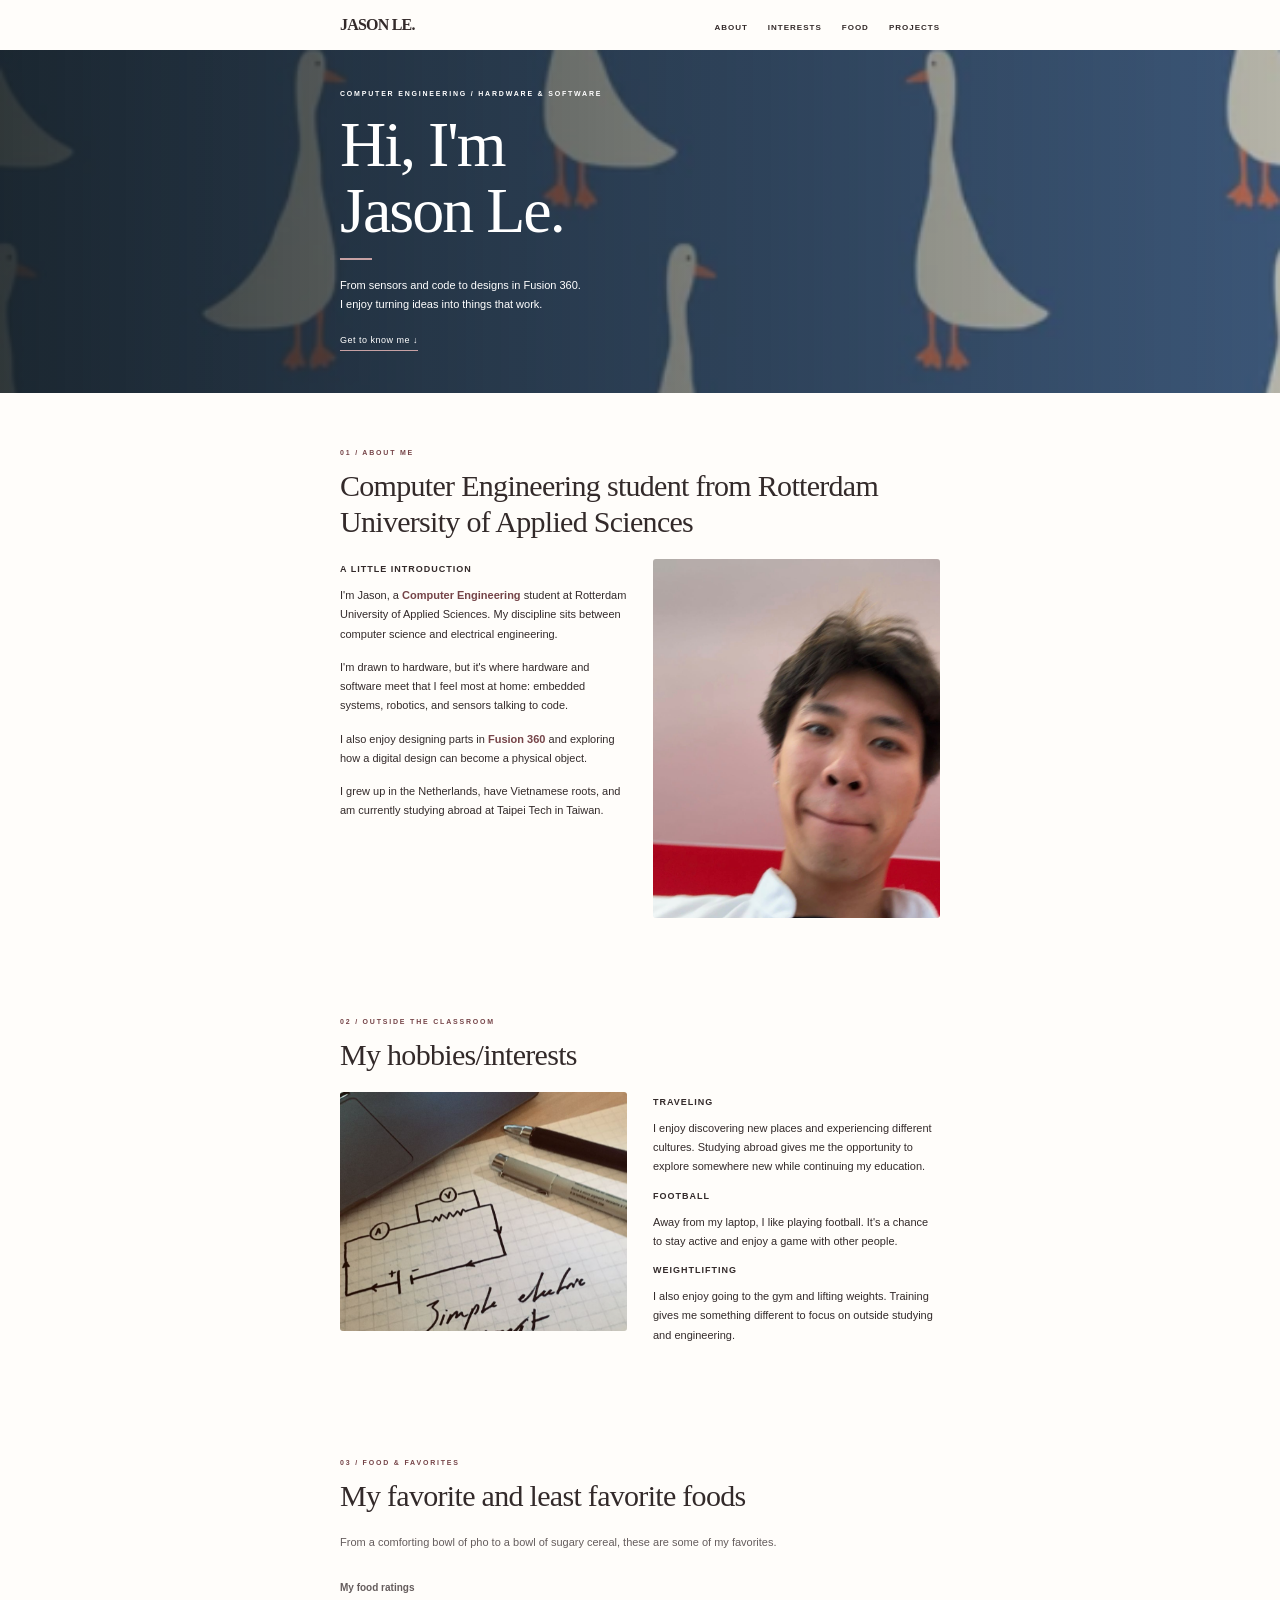
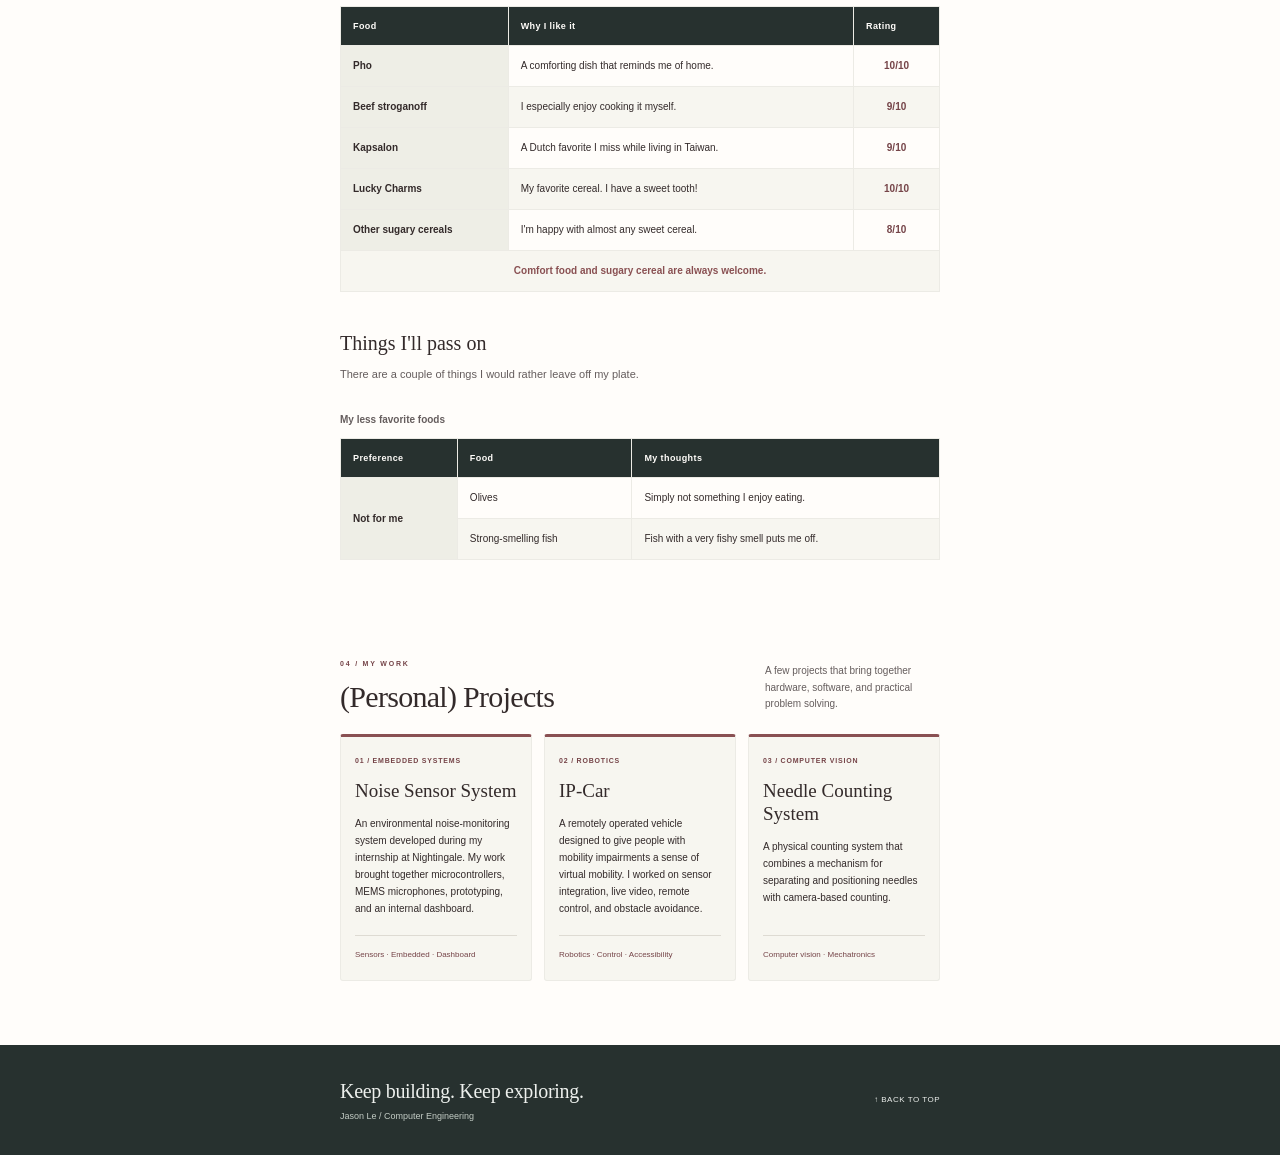
<file: index.html>
<!DOCTYPE html>
<html lang="en">
<head>
    <meta charset="UTF-8">
    <meta name="viewport" content="width=device-width, initial-scale=1.0">
    <meta name="description" content="Personal portfolio of Jason Le, Computer Engineering student interested in embedded systems, robotics and design.">
    <title>Jason Le - Personal Portfolio</title>
    <link rel="stylesheet" href="style.css">
</head>

<body id="top">
    <header class="topbar">
        <div class="page">
            <a class="brand" href="#top">JASON LE.</a>

            <nav aria-label="Main navigation">
                <ul class="nav">
                    <li><a href="#about">About</a></li>
                    <li><a href="#interests">Interests</a></li>
                    <li><a href="#food">Food</a></li>
                    <li><a href="#projects">Projects</a></li>
                </ul>
            </nav>
        </div>
    </header>

    <main>
        <section class="hero" aria-labelledby="hero-title">
            <div class="page hero-content">
                <p class="eyebrow">Computer Engineering / Hardware &amp; Software</p>
                <h1 id="hero-title">Hi, I'm<br>Jason Le.</h1>
                <div class="accent-line"></div>

                <p class="hero-description">
                    From sensors and code to designs in Fusion 360.<br>
                    I enjoy turning ideas into things that work.
                </p>

                <a class="hero-link" href="#about">Get to know me ↓</a>
            </div>
        </section>

        <div class="page">
            <!-- About me -->
            <section class="content-section" id="about">
                <p class="eyebrow">01 / About me</p>
                <h2>Computer Engineering student from Rotterdam University of Applied Sciences</h2>

                <div class="two-columns">
                    <div class="copy">
                        <h3>A little introduction</h3>

                        <p>
                            I'm Jason, a <strong>Computer Engineering</strong>
                            student at Rotterdam University of Applied Sciences.
                            My discipline sits between computer science and
                            electrical engineering.
                        </p>

                        <p>
                            I'm drawn to hardware, but it's where hardware and
                            software meet that I feel most at home:
                            embedded systems, robotics, and sensors talking to code.
                        </p>

                        <p>
                            I also enjoy designing parts in <strong>Fusion 360</strong>
                            and exploring how a digital design can become
                            a physical object.
                        </p>

                        <p>
                            I grew up in the Netherlands, have Vietnamese roots,
                            and am currently studying abroad at Taipei Tech in Taiwan.
                        </p>
                    </div>

                    <figure class="photo portrait-photo" tabindex="0">
                        <img
                            src="pictures/picture3.png"
                            alt="Portrait of Jason Le"
                        >
                        <figcaption class="overlay">
                            <h3>Jason Le</h3>
                            <p>Curious mind. Hands-on approach.</p>
                        </figcaption>
                    </figure>
                </div>
            </section>

            <!-- Interests -->
            <section class="content-section spaced-section" id="interests">
                <p class="eyebrow">02 / Outside the classroom</p>
                <h2>My hobbies/interests</h2>

                <div class="two-columns">
                    <figure class="photo wide-photo" tabindex="0">
                        <img
                            src="pictures/interests.png"
                            alt="An image representing Jason's interests"
                            loading="lazy"
                        >
                        <figcaption class="overlay">
                            <h3>Beyond the code</h3>
                            <p>Travel / Football / Weightlifting</p>
                        </figcaption>
                    </figure>

                    <div class="copy">
                        <h3>Traveling</h3>
                        <p>
                            I enjoy discovering new places and experiencing
                            different cultures. Studying abroad gives me the
                            opportunity to explore somewhere new while
                            continuing my education.
                        </p>

                        <h3>Football</h3>
                        <p>
                            Away from my laptop, I like playing football.
                            It's a chance to stay active and enjoy a game
                            with other people.
                        </p>

                        <h3>Weightlifting</h3>
                        <p>
                            I also enjoy going to the gym and lifting weights.
                            Training gives me something different to focus on
                            outside studying and engineering.
                        </p>
                    </div>
                </div>
            </section>

            <!-- Food tables -->
            <section class="content-section spaced-section" id="food">
                <p class="eyebrow">03 / Food &amp; favorites</p>
                <h2>My favorite and least favorite foods</h2>

                <p class="section-intro">
                    From a comforting bowl of pho to a bowl of sugary cereal,
                    these are some of my favorites.
                </p>

                <div class="table-wrapper">
                    <table class="personal-table food-table">
                        <caption>My food ratings</caption>

                        <thead>
                            <tr>
                                <th scope="col">Food</th>
                                <th scope="col">Why I like it</th>
                                <th scope="col">Rating</th>
                            </tr>
                        </thead>

                        <tbody>
                            <!-- Suggested scores: change these to your own ratings -->
                            <tr>
                                <th scope="row">Pho</th>
                                <td>A comforting dish that reminds me of home.</td>
                                <td class="rating">10/10</td>
                            </tr>

                            <tr>
                                <th scope="row">Beef stroganoff</th>
                                <td>I especially enjoy cooking it myself.</td>
                                <td class="rating">9/10</td>
                            </tr>

                            <tr>
                                <th scope="row">Kapsalon</th>
                                <td>A Dutch favorite I miss while living in Taiwan.</td>
                                <td class="rating">9/10</td>
                            </tr>

                            <tr>
                                <th scope="row">Lucky Charms</th>
                                <td>My favorite cereal. I have a sweet tooth!</td>
                                <td class="rating">10/10</td>
                            </tr>

                            <tr>
                                <th scope="row">Other sugary cereals</th>
                                <td>I'm happy with almost any sweet cereal.</td>
                                <td class="rating">8/10</td>
                            </tr>

                            <tr>
                                <td colspan="3" class="favorite-note">
                                    Comfort food and sugary cereal are always welcome.
                                </td>
                            </tr>
                        </tbody>
                    </table>
                </div>

                <h3 class="subheading">Things I'll pass on</h3>

                <p class="section-intro">
                    There are a couple of things I would rather leave off my plate.
                </p>

                <div class="table-wrapper">
                    <table class="personal-table">
                        <caption>My less favorite foods</caption>

                        <thead>
                            <tr>
                                <th scope="col">Preference</th>
                                <th scope="col">Food</th>
                                <th scope="col">My thoughts</th>
                            </tr>
                        </thead>

                        <tbody>
                            <tr>
                                <th scope="rowgroup" rowspan="2">Not for me</th>
                                <td>Olives</td>
                                <td>Simply not something I enjoy eating.</td>
                            </tr>

                            <tr>
                                <td>Strong-smelling fish</td>
                                <td>Fish with a very fishy smell puts me off.</td>
                            </tr>
                        </tbody>
                    </table>
                </div>
            </section>

            <!-- Projects -->
            <section class="content-section projects-section" id="projects">
                <div class="projects-heading">
                    <div>
                        <p class="eyebrow">04 / My work</p>
                        <h2>(Personal) Projects</h2>
                    </div>

                    <p class="projects-intro">
                        A few projects that bring together hardware,
                        software, and practical problem solving.
                    </p>
                </div>

                <div class="project-grid">
                    <article class="project-card">
                        <p class="project-number">01 / Embedded systems</p>
                        <h3>Noise Sensor System</h3>
                        <p>
                            An environmental noise-monitoring system developed
                            during my internship at Nightingale. My work brought
                            together microcontrollers, MEMS microphones,
                            prototyping, and an internal dashboard.
                        </p>
                        <p class="project-tags">Sensors · Embedded · Dashboard</p>
                    </article>

                    <article class="project-card">
                        <p class="project-number">02 / Robotics</p>
                        <h3>IP-Car</h3>
                        <p>
                            A remotely operated vehicle designed to give people
                            with mobility impairments a sense of virtual mobility.
                            I worked on sensor integration, live video, remote
                            control, and obstacle avoidance.
                        </p>
                        <p class="project-tags">Robotics · Control · Accessibility</p>
                    </article>

                    <article class="project-card">
                        <p class="project-number">03 / Computer vision</p>
                        <h3>Needle Counting System</h3>
                        <p>
                            A physical counting system that combines a mechanism
                            for separating and positioning needles with
                            camera-based counting.
                        </p>
                        <p class="project-tags">Computer vision · Mechatronics</p>
                    </article>
                </div>
            </section>
        </div>
    </main>

    <footer>
        <div class="page footer-content">
            <div>
                <h2>Keep building. Keep exploring.</h2>
                <p>Jason Le / Computer Engineering</p>
            </div>

            <a href="#top">↑ Back to top</a>
        </div>
    </footer>
</body>
</html>
</file>
<file: style.css>
* {
    box-sizing: border-box;
}

html {
    scroll-behavior: smooth;
}

body {
    margin: 0;
    background: #fffdfa;
    color: #332a2a;
    font-family: Arial, Helvetica, sans-serif;
}

.page {
    width: min(600px, calc(100% - 40px));
    margin: 0 auto;
}

a {
    color: inherit;
    text-decoration: none;
}

h1,
h2,
.brand,
.overlay h3,
.subheading,
.project-card h3 {
    font-family: Georgia, "Times New Roman", serif;
}

.topbar {
    background: #fffdfa;
}

.topbar .page {
    display: flex;
    align-items: center;
    justify-content: space-between;
    gap: 20px;
    min-height: 50px;
}

.brand {
    font-size: 16px;
    font-weight: bold;
    letter-spacing: -0.8px;
    white-space: nowrap;
}

.nav {
    display: flex;
    gap: 20px;
    list-style: none;
    padding: 0;
    margin: 0;
}

.nav a {
    font-size: 8px;
    font-weight: bold;
    text-transform: uppercase;
    letter-spacing: 1px;
}

.nav a:hover {
    color: #895052;
}

a:focus-visible {
    outline: 2px solid #895052;
    outline-offset: 5px;
}

.hero {
    min-height: 330px;
    background:
        linear-gradient(
            90deg,
            rgba(20, 29, 34, 0.88),
            rgba(20, 29, 34, 0.3)
        ),
        url("pictures/banner.png") center / cover no-repeat;
    background-color: #27312f;
    color: white;
}

.hero-content {
    padding-top: 40px;
    padding-bottom: 42px;
}

.eyebrow {
    margin: 0 0 12px;
    font-size: 7px;
    text-transform: uppercase;
    font-weight: bold;
    letter-spacing: 1.8px;
    color: #754448;
}

.hero .eyebrow {
    color: white;
}

h1 {
    margin: 15px 0 12px;
    font-size: 64px;
    font-weight: normal;
    line-height: 1.03;
    letter-spacing: -2px;
}

.accent-line {
    width: 32px;
    height: 2px;
    background: #c7a1a4;
    margin: 14px 0 16px;
}

.hero-description {
    margin: 0;
    font-size: 11px;
    line-height: 1.7;
}

.hero-link {
    display: inline-block;
    margin-top: 22px;
    padding-bottom: 5px;
    border-bottom: 1px solid #c7a1a4;
    font-size: 9px;
    letter-spacing: 0.5px;
}

.hero-link:hover {
    color: #e5c5c7;
}

.content-section {
    padding-top: 56px;
    scroll-margin-top: 24px;
}

.spaced-section {
    padding-top: 100px;
}

h2 {
    margin: 0 0 19px;
    font-size: 30px;
    font-weight: normal;
    line-height: 1.2;
    letter-spacing: -0.7px;
}

.two-columns {
    display: grid;
    grid-template-columns: 1fr 1fr;
    gap: 26px;
    align-items: start;
}

.copy h3 {
    margin: 5px 0 12px;
    font-size: 9px;
    font-weight: bold;
    letter-spacing: 1px;
    text-transform: uppercase;
}

.copy p {
    margin: 0 0 14px;
    font-size: 11px;
    line-height: 1.75;
}

.copy strong {
    color: #754448;
}

.photo {
    position: relative;
    margin: 0;
    overflow: hidden;
    border-radius: 3px;
    background: #332a2a;
}

.photo img {
    display: block;
    width: 100%;
    height: 100%;
    object-fit: cover;
    transition: filter 0.6s ease, transform 0.6s ease;
}

.portrait-photo {
    aspect-ratio: 4 / 5;
}

.wide-photo {
    aspect-ratio: 1.2;
}

.overlay {
    position: absolute;
    inset: 0;
    display: flex;
    flex-direction: column;
    align-items: center;
    justify-content: flex-end;
    padding: 30px 12px;
    text-align: center;
    color: #fffdfa;
    background: rgba(72, 40, 38, 0.86);
    opacity: 0;
    transition: opacity 0.6s ease;
}

.overlay h3 {
    margin: 0 0 8px;
    font-size: 23px;
    font-weight: normal;
}

.overlay p {
    margin: 0;
    font-size: 8px;
    line-height: 1.6;
    letter-spacing: 1.2px;
    text-transform: uppercase;
}

.photo:hover img,
.photo:focus img {
    filter: blur(3px);
    transform: scale(1.04);
}

.photo:hover .overlay,
.photo:focus .overlay {
    opacity: 1;
}

.photo:focus-visible {
    outline: 3px solid #895052;
    outline-offset: 4px;
}

.section-intro {
    margin: 0 0 28px;
    font-size: 11px;
    line-height: 1.7;
    color: #655d5d;
}

.table-wrapper {
    overflow-x: auto;
}

.personal-table {
    width: 100%;
    border-collapse: collapse;
    text-align: left;
    font-size: 10px;
    line-height: 1.6;
}

.personal-table caption {
    text-align: left;
    font-size: 10px;
    font-weight: bold;
    margin-bottom: 10px;
    color: #655d5d;
}

.personal-table th,
.personal-table td {
    border: 1px solid #ecebe5;
    padding: 12px;
}

.personal-table thead th {
    background: #27312f;
    color: #fffdfa;
    font-size: 9px;
    font-weight: bold;
    letter-spacing: 0.4px;
}

.personal-table tbody th {
    background: #eeeee6;
    font-weight: bold;
}

.personal-table tbody tr:nth-child(even) td {
    background: #f7f6f0;
}

.food-table thead th:first-child {
    width: 28%;
}

.rating {
    text-align: center;
    font-weight: bold;
    color: #754448;
    white-space: nowrap;
}

.personal-table td.favorite-note {
    background: #f5e7dc;
    color: #895052;
    text-align: center;
    font-weight: bold;
}

.subheading {
    margin: 40px 0 10px;
    font-size: 20px;
    font-weight: normal;
}

.projects-section {
    padding-top: 100px;
    padding-bottom: 64px;
}

.projects-heading {
    display: flex;
    align-items: center;
    justify-content: space-between;
    gap: 24px;
}

.projects-intro {
    width: 175px;
    flex-shrink: 0;
    font-size: 10px;
    line-height: 1.65;
    margin: 0 0 18px;
    color: #655d5d;
}

.project-grid {
    display: grid;
    grid-template-columns: repeat(3, 1fr);
    gap: 12px;
}

.project-card {
    display: flex;
    flex-direction: column;
    padding: 18px 14px;
    background: #f7f6f0;
    border: 1px solid #ecebe5;
    border-top: 3px solid #895052;
    border-radius: 3px;
    transition: transform 0.3s ease, box-shadow 0.3s ease;
}

.project-card:hover {
    transform: translateY(-5px);
    box-shadow: 0 8px 20px rgba(51, 42, 42, 0.08);
}

.project-number {
    margin: 0 0 14px;
    font-size: 7px;
    line-height: 1.6;
    text-transform: uppercase;
    letter-spacing: 0.8px;
    color: #754448;
    font-weight: bold;
}

.project-card h3 {
    margin: 0 0 12px;
    font-size: 19px;
    font-weight: normal;
    line-height: 1.2;
}

.project-card > p:not(.project-number):not(.project-tags) {
    margin: 0 0 18px;
    font-size: 10px;
    line-height: 1.7;
}

.project-card .project-tags {
    margin: auto 0 0;
    padding-top: 12px;
    border-top: 1px solid #dedbd3;
    font-size: 8px;
    line-height: 1.7;
    color: #754448;
}

.skill-list {
    display: flex;
    flex-wrap: wrap;
    gap: 8px;
    list-style: none;
    margin: 16px 0 28px;
    padding: 0;
}

.skill-list li {
    padding: 7px 11px;
    background: #eeeee6;
    border: 1px solid #e2e0d7;
    border-radius: 3px;
    font-size: 10px;
}

.portfolio-link {
    display: inline-block;
    padding: 12px 18px;
    border: 1px solid #27312f;
    background: #27312f;
    color: #fffdfa;
    font-size: 10px;
    transition: background 0.3s ease, border-color 0.3s ease;
}

.portfolio-link:hover {
    background: #895052;
    border-color: #895052;
}

footer {
    background: #27312f;
    color: #edf0ed;
}

.footer-content {
    display: flex;
    align-items: center;
    justify-content: space-between;
    gap: 20px;
    min-height: 110px;
    padding-top: 20px;
    padding-bottom: 20px;
}

footer h2 {
    font-size: 20px;
    margin: 0 0 8px;
    letter-spacing: -0.3px;
}

footer p {
    font-size: 9px;
    margin: 0;
    color: #c3ccc5;
}

footer a {
    text-transform: uppercase;
    font-size: 8px;
    letter-spacing: 0.5px;
    white-space: nowrap;
}

@media (max-width: 600px) {
    .topbar .page {
        min-height: 62px;
        gap: 14px;
        flex-wrap: wrap;
        padding-top: 12px;
        padding-bottom: 12px;
    }

    .nav {
        gap: 14px;
        flex-wrap: wrap;
    }

    .nav a {
        font-size: 9px;
        letter-spacing: 0.4px;
    }

    .hero {
        background-position: 65% center;
    }

    h1 {
        font-size: 54px;
    }

    h2 {
        font-size: 28px;
    }

    .hero .eyebrow {
        font-size: 8px;
        line-height: 1.7;
    }

    .hero-description {
        font-size: 12px;
    }

    .two-columns {
        grid-template-columns: 1fr;
        gap: 24px;
    }

    .copy p {
        font-size: 13px;
    }

    .copy h3 {
        font-size: 11px;
    }

    .spaced-section,
    .projects-section {
        padding-top: 64px;
    }

    .portrait-photo {
        width: 100%;
        max-width: 360px;
        margin: 0 auto;
    }

    .wide-photo {
        aspect-ratio: 1.3;
    }

    .section-intro {
        font-size: 12px;
    }

    .personal-table {
        min-width: 420px;
        font-size: 11px;
    }

    .personal-table thead th {
        font-size: 10px;
    }

    .projects-heading {
        display: block;
    }

    .projects-intro {
        width: auto;
        font-size: 12px;
    }

    .project-grid {
        grid-template-columns: 1fr;
        gap: 18px;
    }

    .project-card {
        padding: 22px;
    }

    .project-number {
        font-size: 9px;
    }

    .project-card h3 {
        font-size: 24px;
    }

    .project-card > p:not(.project-number):not(.project-tags) {
        font-size: 13px;
    }

    .project-card .project-tags {
        font-size: 10px;
    }

    .overlay h3 {
        font-size: 25px;
    }

    .overlay p {
        font-size: 9px;
    }

    .skill-list li {
        font-size: 12px;
    }

    .portfolio-link {
        font-size: 12px;
    }

    .footer-content {
        flex-wrap: wrap;
    }
}

@media (prefers-reduced-motion: reduce) {
    html {
        scroll-behavior: auto;
    }

    .photo img,
    .overlay,
    .project-card,
    .portfolio-link {
        transition: none;
    }

    .photo:hover img,
    .photo:focus img,
    .project-card:hover {
        transform: none;
    }
}
</file>
